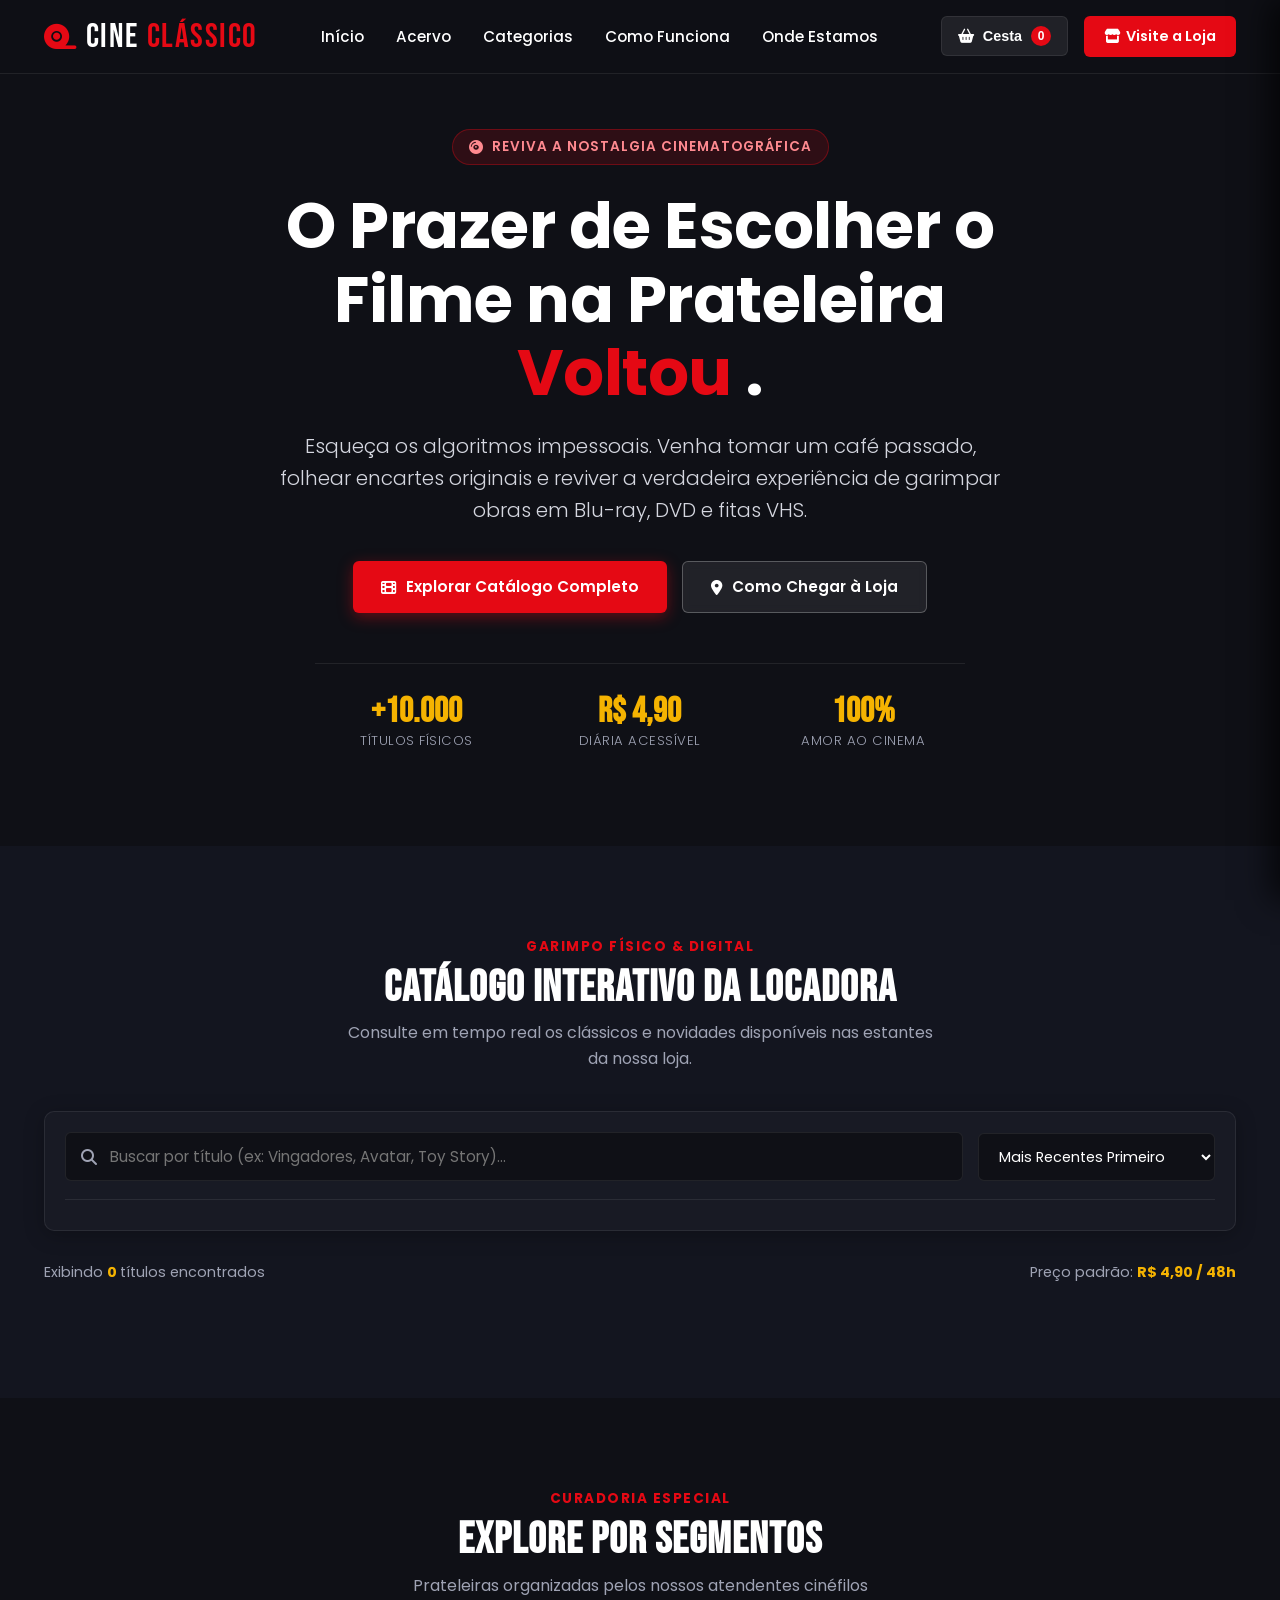
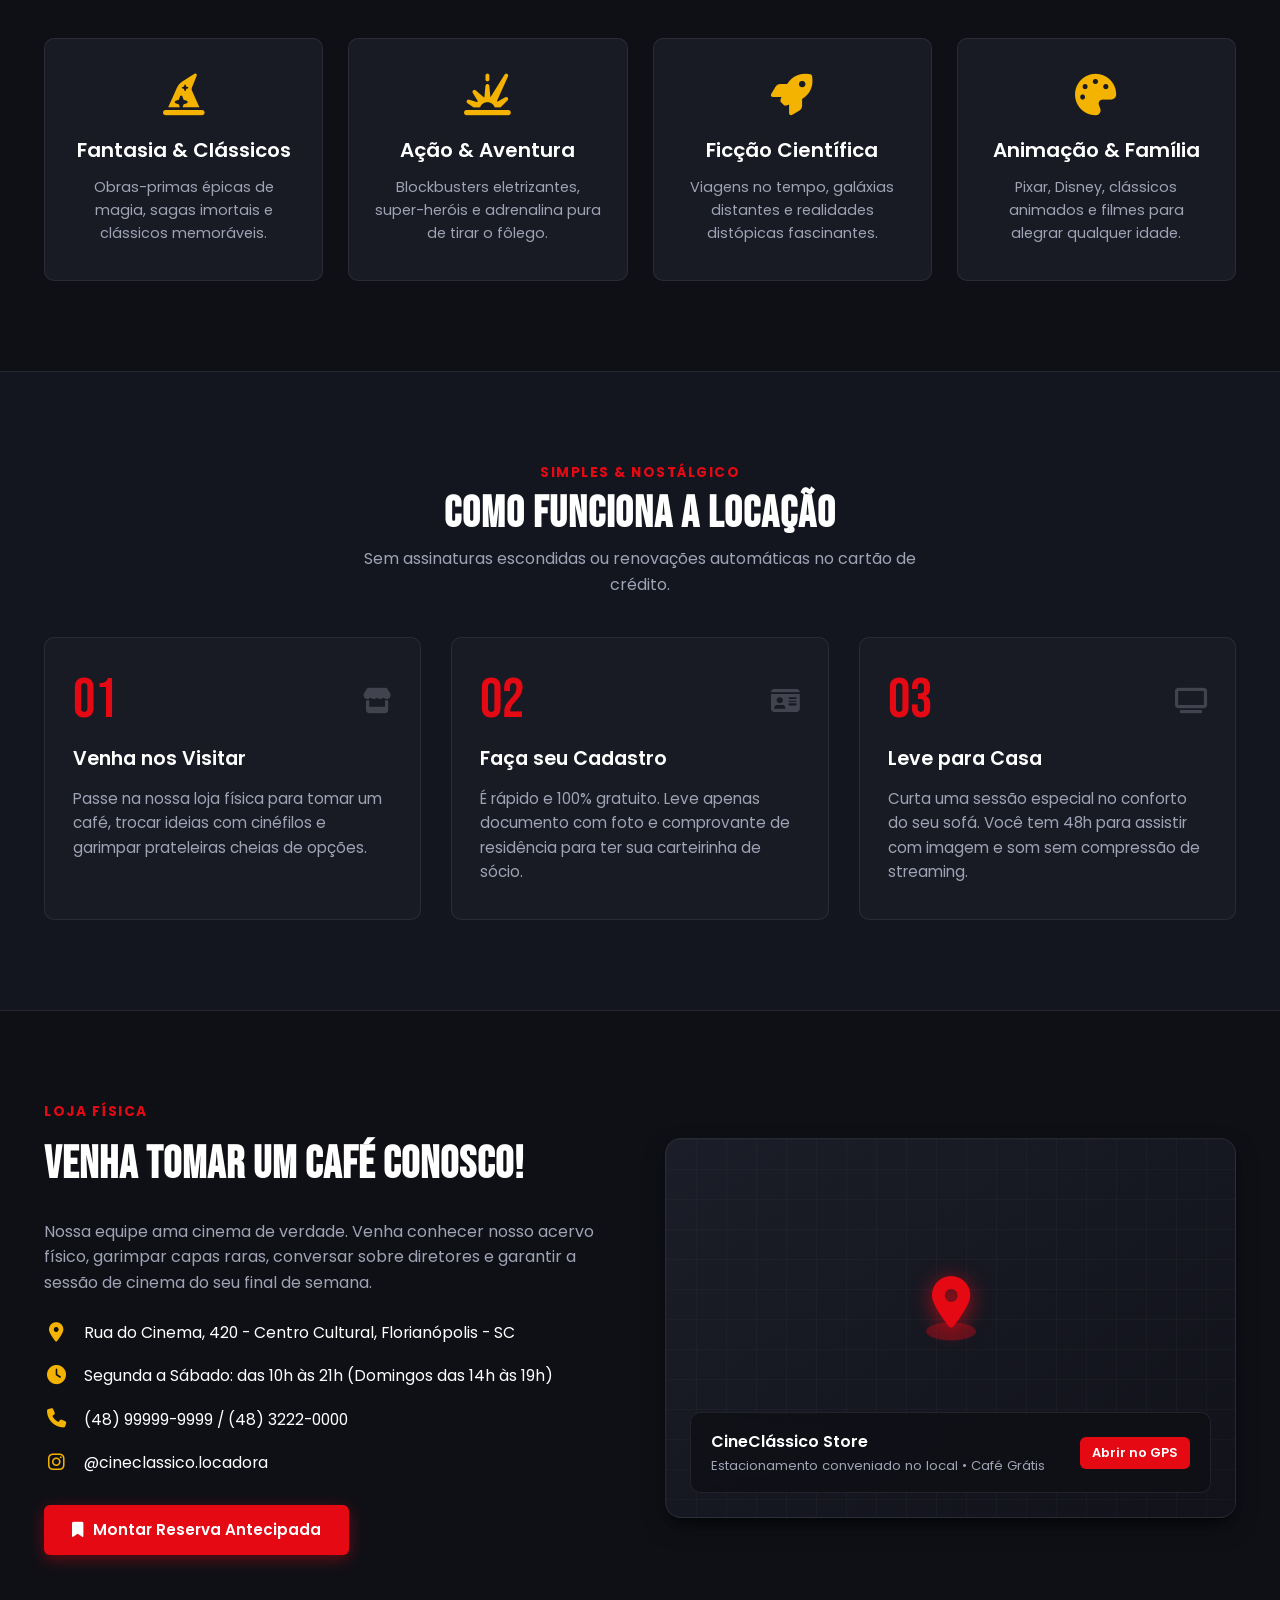
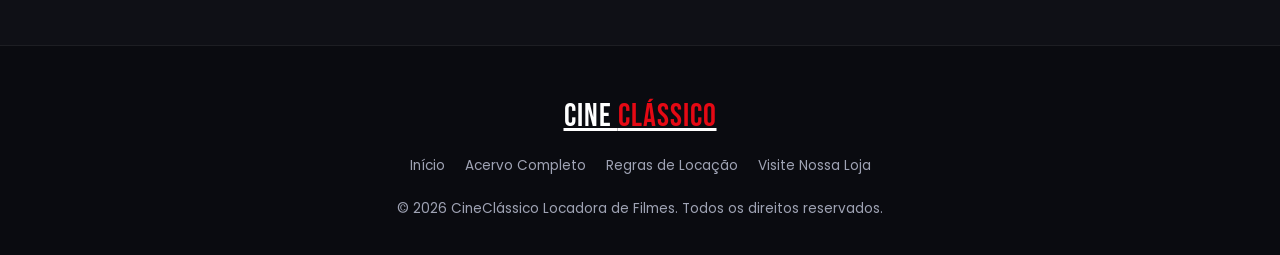
<file: index.html>
<!DOCTYPE html>
<html lang="pt-BR">
 <head>
  <meta charset="utf-8"/>
  <meta content="width=device-width, initial-scale=1.0" name="viewport"/>
  <title>
   CineCl&aacute;ssico | A Sua Locadora de Filmes
  </title>
  <!-- Google Fonts: Bebas Neue e Poppins -->
  <link rel="stylesheet" href="https://fonts.googleapis.com/css2?family=Bebas+Neue&family=Poppins:ital,wght@0,300;0,400;0,500;0,600;0,700;1,400&display=swap">
  <link crossorigin="" href="https://fonts.gstatic.com" rel="preconnect"/>
  <link href="https://fonts.googleapis.com/css2?family=Bebas+Neue&amp;family=Poppins:ital,wght@0,300;0,400;0,500;0,600;0,700;1,400&amp;display=swap" rel="stylesheet"/>
  <!-- FontAwesome para ícones -->
  <link rel="stylesheet" href="https://cdnjs.cloudflare.com/ajax/libs/font-awesome/6.4.0/css/all.min.css">
     <link rel="stylesheet" href="style.css">
  </head>
 <body>
  <header id="header">
   <div class="container navbar">
    <a class="logo" href="#">
     <i class="fa-solid fa-tape">
     </i>
     Cine
     <span>
      Cl&aacute;ssico
     </span>
    </a>
    <nav>
     <ul class="nav-links">
      <li>
       <a href="#inicio">
        In&iacute;cio
       </a>
      </li>
      <li>
       <a href="#acervo">
        Acervo
       </a>
      </li>
      <li>
       <a href="#destaques">
        Categorias
       </a>
      </li>
      <li>
       <a href="#como-funciona">
        Como Funciona
       </a>
      </li>
      <li>
       <a href="#localizacao">
        Onde Estamos
       </a>
      </li>
     </ul>
    </nav>
    <div class="nav-actions">
     <button aria-label="Abrir Cesta de Filmes" class="btn-cart" id="openCartBtn">
      <i class="fa-solid fa-basket-shopping">
      </i>
      <span>
       Cesta
      </span>
      <span class="cart-badge" id="cartCountBadge">
       0
      </span>
     </button>
     <a class="btn-cta-nav" href="#localizacao">
      <i class="fa-solid fa-store">
      </i>
      Visite a Loja
     </a>
    </div>
   </div>
  </header>
  <section class="hero" id="inicio">
   <div class="container hero-content">
    <div class="hero-tagline">
     <i class="fa-solid fa-compact-disc">
     </i>
     Reviva a
          nostalgia cinematogr&aacute;fica
    </div>
    <h1>
     O Prazer de Escolher o Filme na Prateleira
     <span>
      Voltou
     </span>
     .
    </h1>
    <p>
     Esque&ccedil;a os algoritmos impessoais. Venha tomar um caf&eacute; passado, folhear
          encartes originais e reviver a verdadeira experi&ecirc;ncia de garimpar
          obras em Blu-ray, DVD e fitas VHS.
    </p>
    <div class="hero-buttons">
     <a class="btn btn-primary" href="#acervo">
      <i class="fa-solid fa-film">
      </i>
      Explorar
            Cat&aacute;logo Completo
     </a>
     <a class="btn btn-secondary" href="#localizacao">
      <i class="fa-solid fa-location-dot">
      </i>
      Como
            Chegar &agrave; Loja
     </a>
    </div>
    <div class="hero-stats">
     <div class="stat-item">
      <h4>
       +10.000
      </h4>
      <p>
       T&iacute;tulos F&iacute;sicos
      </p>
     </div>
     <div class="stat-item">
      <h4>
       R$ 4,90
      </h4>
      <p>
       Di&aacute;ria Acess&iacute;vel
      </p>
     </div>
     <div class="stat-item">
      <h4>
       100%
      </h4>
      <p>
       Amor ao Cinema
      </p>
     </div>
    </div>
   </div>
  </section>
  <section class="catalogo-section" id="acervo">
   <div class="container">
    <div class="section-header">
     <span class="section-tag">
      Garimpo F&iacute;sico &amp; Digital
     </span>
     <h2 class="section-title">
      Cat&aacute;logo Interativo da Locadora
     </h2>
     <p class="section-subtitle">
      Consulte em tempo real os cl&aacute;ssicos e novidades dispon&iacute;veis nas
            estantes da nossa loja.
     </p>
    </div>
    <!-- Controles do Catálogo (Filtro por Segmento, Busca e Ordenação) -->
    <div class="catalog-controls">
     <div class="search-and-sort">
      <div class="search-box">
       <i class="fa-solid fa-magnifying-glass">
       </i>
       <input class="search-input" id="movieSearch" placeholder="Buscar por t&iacute;tulo (ex: Vingadores, Avatar, Toy Story)..." type="text"/>
      </div>
      <div class="sort-box">
       <select aria-label="Ordenar t&iacute;tulos" class="sort-select" id="movieSort">
        <option value="ano-desc">
         Mais Recentes Primeiro
        </option>
        <option value="ano-asc">
         Mais Antigos Primeiro
        </option>
        <option value="titulo-asc">
         Ordem Alfab&eacute;tica (A - Z)
        </option>
        <option value="titulo-desc">
         Ordem Alfab&eacute;tica (Z - A)
        </option>
       </select>
      </div>
     </div>
     <!-- Botões de Segmentos / Gêneros -->
     <div class="filter-pills" id="segmentFilters">
      <!-- Gerados via JavaScript -->
     </div>
    </div>
    <!-- Contador de Resultados -->
    <div class="catalog-meta">
     <span>
      Exibindo
      <strong id="visibleCount">
       0
      </strong>
      t&iacute;tulos
            encontrados
     </span>
     <span>
      Pre&ccedil;o padr&atilde;o:
      <strong>
       R$ 4,90 / 48h
      </strong>
     </span>
    </div>
    <!-- Grade de Cards de Filmes -->
    <div class="movies-grid" id="moviesContainer">
     <!-- Inserido dinamicamente via JS -->
    </div>
   </div>
  </section>
  <section class="destaques" id="destaques">
   <div class="container">
    <div class="section-header">
     <span class="section-tag">
      Curadoria Especial
     </span>
     <h2 class="section-title">
      Explore Por Segmentos
     </h2>
     <p class="section-subtitle">
      Prateleiras organizadas pelos nossos atendentes cin&eacute;filos
     </p>
    </div>
    <div class="grid-categorias">
     <div class="card-categoria">
      <i class="fa-solid fa-hat-wizard">
      </i>
      <h3>
       Fantasia &amp; Cl&aacute;ssicos
      </h3>
      <p>
       Obras-primas &eacute;picas de magia, sagas imortais e cl&aacute;ssicos
              memor&aacute;veis.
      </p>
     </div>
     <div class="card-categoria">
      <i class="fa-solid fa-explosion">
      </i>
      <h3>
       A&ccedil;&atilde;o &amp; Aventura
      </h3>
      <p>
       Blockbusters eletrizantes, super-her&oacute;is e adrenalina pura de tirar
              o f&ocirc;lego.
      </p>
     </div>
     <div class="card-categoria">
      <i class="fa-solid fa-rocket">
      </i>
      <h3>
       Fic&ccedil;&atilde;o Cient&iacute;fica
      </h3>
      <p>
       Viagens no tempo, gal&aacute;xias distantes e realidades dist&oacute;picas
              fascinantes.
      </p>
     </div>
     <div class="card-categoria">
      <i class="fa-solid fa-palette">
      </i>
      <h3>
       Anima&ccedil;&atilde;o &amp; Fam&iacute;lia
      </h3>
      <p>
       Pixar, Disney, cl&aacute;ssicos animados e filmes para alegrar qualquer
              idade.
      </p>
     </div>
    </div>
   </div>
  </section>
  <section class="como-funciona" id="como-funciona">
   <div class="container">
    <div class="section-header">
     <span class="section-tag">
      Simples &amp; Nost&aacute;lgico
     </span>
     <h2 class="section-title">
      Como Funciona a Loca&ccedil;&atilde;o
     </h2>
     <p class="section-subtitle">
      Sem assinaturas escondidas ou renova&ccedil;&otilde;es autom&aacute;ticas no cart&atilde;o de
            cr&eacute;dito.
     </p>
    </div>
    <div class="steps-grid">
     <div class="step">
      <div class="step-number">
       <span>
        01
       </span>
       <i class="fa-solid fa-store">
       </i>
      </div>
      <h3>
       Venha nos Visitar
      </h3>
      <p>
       Passe na nossa loja f&iacute;sica para tomar um caf&eacute;, trocar ideias com
              cin&eacute;filos e garimpar prateleiras cheias de op&ccedil;&otilde;es.
      </p>
     </div>
     <div class="step">
      <div class="step-number">
       <span>
        02
       </span>
       <i class="fa-solid fa-id-card">
       </i>
      </div>
      <h3>
       Fa&ccedil;a seu Cadastro
      </h3>
      <p>
       &Eacute; r&aacute;pido e 100% gratuito. Leve apenas documento com foto e
              comprovante de resid&ecirc;ncia para ter sua carteirinha de s&oacute;cio.
      </p>
     </div>
     <div class="step">
      <div class="step-number">
       <span>
        03
       </span>
       <i class="fa-solid fa-tv">
       </i>
      </div>
      <h3>
       Leve para Casa
      </h3>
      <p>
       Curta uma sess&atilde;o especial no conforto do seu sof&aacute;. Voc&ecirc; tem 48h
              para assistir com imagem e som sem compress&atilde;o de streaming.
      </p>
     </div>
    </div>
   </div>
  </section>
  <section class="localizacao" id="localizacao">
   <div class="container loc-grid">
    <div class="loc-info">
     <span class="section-tag">
      Loja F&iacute;sica
     </span>
     <h2>
      Venha Tomar um Caf&eacute; Conosco!
     </h2>
     <p>
      Nossa equipe ama cinema de verdade. Venha conhecer nosso acervo
            f&iacute;sico, garimpar capas raras, conversar sobre diretores e garantir a
            sess&atilde;o de cinema do seu final de semana.
     </p>
     <ul class="contact-list">
      <li>
       <i class="fa-solid fa-location-dot">
       </i>
       <span>
        Rua do Cinema, 420 - Centro Cultural, Florian&oacute;polis - SC
       </span>
      </li>
      <li>
       <i class="fa-solid fa-clock">
       </i>
       <span>
        Segunda a S&aacute;bado: das 10h &agrave;s 21h (Domingos das 14h &agrave;s
                19h)
       </span>
      </li>
      <li>
       <i class="fa-solid fa-phone">
       </i>
       <span>
        (48) 99999-9999 / (48) 3222-0000
       </span>
      </li>
      <li>
       <i class="fa-brands fa-instagram">
       </i>
       <span>
        @cineclassico.locadora
       </span>
      </li>
     </ul>
     <a class="btn btn-primary" href="#acervo">
      <i class="fa-solid fa-bookmark">
      </i>
      Montar
            Reserva Antecipada
     </a>
    </div>
    <div class="loc-map">
     <!-- Simulação interativa e estética de mapa da loja -->
     <div class="map-interactive-card">
      <div class="map-grid-bg">
      </div>
      <div class="map-pin-pulse">
       <i class="fa-solid fa-location-dot">
       </i>
       <div class="map-pulse-ring">
       </div>
      </div>
      <div class="map-overlay-info">
       <div>
        <h5>
         CineCl&aacute;ssico Store
        </h5>
        <p>
         Estacionamento conveniado no local &bull; Caf&eacute; Gr&aacute;tis
        </p>
       </div>
       <a class="btn-cta-nav" href="https://maps.google.com" rel="noopener noreferrer" style="padding: 6px 12px; font-size: 0.8rem" target="_blank">
        Abrir no GPS
       </a>
      </div>
     </div>
    </div>
   </div>
  </section>
  <!-- Drawer / Gaveta da Cesta de Filmes -->
  <div class="cart-drawer-backdrop" id="cartBackdrop">
  </div>
  <aside aria-hidden="true" class="cart-drawer" id="cartDrawer">
   <div class="cart-header">
    <h3>
     <i class="fa-solid fa-basket-shopping" style="color: var(--primary)">
     </i>
     Sua Cesta de Loca&ccedil;&atilde;o
    </h3>
    <button aria-label="Fechar cesta" class="cart-close-btn" id="closeCartBtn">
     <i class="fa-solid fa-xmark">
     </i>
    </button>
   </div>
   <div class="cart-body" id="cartItemsList">
    <!-- Itens inseridos dinamicamente -->
   </div>
   <div class="cart-footer">
    <div class="cart-summary">
     <span>
      Total Estimado (48h):
     </span>
     <span id="cartTotalPrice">
      R$ 0,00
     </span>
    </div>
    <button class="btn-checkout" id="checkoutBtn">
     <i class="fa-solid fa-circle-check">
     </i>
     Concluir
          Reserva na Loja
    </button>
   </div>
  </aside>
  <!-- Modal de Detalhes do Filme -->
  <div class="modal-backdrop" id="movieModalBackdrop">
   <div aria-modal="true" class="movie-modal" role="dialog">
    <div class="modal-header-banner">
     <button aria-label="Fechar detalhes" class="modal-close-btn" id="modalCloseBtn">
      <i class="fa-solid fa-xmark">
      </i>
     </button>
     <div style="z-index: 2">
      <span class="movie-format-badge badge-bluray" id="modalFormatBadge">
       Blu-ray
      </span>
     </div>
    </div>
    <div class="modal-body">
     <h3 class="modal-title" id="modalMovieTitle">
      T&iacute;tulo do Filme
     </h3>
     <div class="modal-badges">
      <span class="movie-genre-tag" id="modalMovieGenre">
       Segmento
      </span>
      <span style="color: var(--text-muted); font-size: 0.8rem">
       &bull;
      </span>
      <span id="modalMovieYear" style="color: var(--text-muted); font-size: 0.8rem">
       2020
      </span>
     </div>
     <div class="modal-info-grid">
      <div>
       <strong>
        M&iacute;dia F&iacute;sica:
       </strong>
       <span id="modalMedia">
        Blu-ray 1080p Estojo Duplo
       </span>
      </div>
      <div>
       <strong>
        Di&aacute;ria de Loca&ccedil;&atilde;o:
       </strong>
       <span style="color: #4ade80">
        R$ 4,90 (Devolu&ccedil;&atilde;o em 48h)
       </span>
      </div>
      <div>
       <strong>
        &Aacute;udio &amp; Legendas:
       </strong>
       <span>
        Portugu&ecirc;s (Dub/Leg) + &Aacute;udio Original
       </span>
      </div>
      <div>
       <strong>
        Status no Estoque:
       </strong>
       <span style="color: var(--accent)">
        <i class="fa-solid fa-circle-dot">
        </i>
        Dispon&iacute;vel na
                Estante
       </span>
      </div>
     </div>
     <button class="btn-checkout" id="modalAddToCartBtn">
      <i class="fa-solid fa-plus">
      </i>
      Adicionar &agrave;
            Cesta de Loca&ccedil;&atilde;o
     </button>
    </div>
   </div>
  </div>
  <!-- Container de Notificações Toast -->
  <div class="toast-container" id="toastContainer">
  </div>
  <footer>
   <div class="container footer-content">
    <a class="footer-logo" href="#">
     Cine
     <span>
      Cl&aacute;ssico
     </span>
    </a>
    <ul class="footer-links">
     <li>
      <a href="#inicio">
       In&iacute;cio
      </a>
     </li>
     <li>
      <a href="#acervo">
       Acervo Completo
      </a>
     </li>
     <li>
      <a href="#como-funciona">
       Regras de Loca&ccedil;&atilde;o
      </a>
     </li>
     <li>
      <a href="#localizacao">
       Visite Nossa Loja
      </a>
     </li>
    </ul>
    <p>
     &copy; 2026 CineCl&aacute;ssico Locadora de Filmes. Todos os direitos
          reservados.
    </p>
   </div>
  </footer>
 </body>
</html>
</file>
<file: style.css>
:root {
  --primary: #e50914;
  --primary-hover: #b80710;
  --accent: #f5b301;
  --accent-hover: #d49b00;
  --bg-dark: #0f1016;
  --bg-alt: #13151f;
  --bg-footer: #0a0b10;
  --bg-card: #181a24;
  --bg-card-hover: #202330;
  --text-light: #ffffff;
  --text-muted: #9fa3b4;
  --text-hero: #d5d7e0;
  --border-subtle: rgba(255, 255, 255, 0.08);
  --header-h: 74px;
  --radius-sm: 6px;
  --radius-md: 10px;
  --radius-lg: 16px;
  --transition: all 0.25s cubic-bezier(0.4, 0, 0.2, 1);
  --shadow-card: 0 10px 25px -5px rgba(0, 0, 0, 0.5),
    0 8px 10px -6px rgba(0, 0, 0, 0.5);
  --shadow-glow: 0 0 20px rgba(229, 9, 20, 0.35);
}

*,
*::before,
*::after {
  box-sizing: border-box;
  margin: 0;
  padding: 0;
}

html {
  scroll-behavior: smooth;
  scroll-padding-top: var(--header-h);
}

body {
  font-family: "Poppins", sans-serif;
  background-color: var(--bg-dark);
  color: var(--text-light);
  line-height: 1.6;
  overflow-x: hidden;
}

.container {
  width: 100%;
  max-width: 1240px;
  margin-inline: auto;
  padding-inline: 1.5rem;
}

:focus-visible {
  outline: 2px solid var(--accent);
  outline-offset: 3px;
}

@media (prefers-reduced-motion: reduce) {
  html {
    scroll-behavior: auto;
  }
  *,
  *::before,
  *::after {
    transition: none !important;
  }
}

header {
  position: fixed;
  inset: 0 0 auto 0;
  height: var(--header-h);
  z-index: 999;
  background-color: rgba(15, 16, 22, 0.92);
  backdrop-filter: blur(12px);
  -webkit-backdrop-filter: blur(12px);
  border-bottom: 1px solid var(--border-subtle);
  transition: var(--transition);
}

header.scrolled {
  background-color: rgba(10, 11, 16, 0.98);
  box-shadow: 0 4px 20px rgba(0, 0, 0, 0.6);
}

.navbar {
  height: 100%;
  display: flex;
  align-items: center;
  justify-content: space-between;
  gap: 1.5rem;
}

.logo {
  font-family: "Bebas Neue", sans-serif;
  font-size: 2.15rem;
  letter-spacing: 1.5px;
  color: var(--text-light);
  text-decoration: none;
  display: flex;
  align-items: center;
  gap: 8px;
}

.logo i {
  color: var(--primary);
  font-size: 1.8rem;
}

.logo span {
  color: var(--primary);
}

.nav-links {
  display: flex;
  align-items: center;
  gap: 2rem;
  list-style: none;
}

.nav-links a {
  color: var(--text-light);
  text-decoration: none;
  font-size: 0.95rem;
  font-weight: 500;
  transition: var(--transition);
  position: relative;
  padding: 4px 0;
}

.nav-links a::after {
  content: "";
  position: absolute;
  bottom: 0;
  left: 0;
  width: 0%;
  height: 2px;
  background-color: var(--primary);
  transition: var(--transition);
}

.nav-links a:hover {
  color: var(--accent);
}

.nav-links a:hover::after {
  width: 100%;
}

.nav-actions {
  display: flex;
  align-items: center;
  gap: 1rem;
}

.btn-cart {
  background: rgba(255, 255, 255, 0.08);
  border: 1px solid var(--border-subtle);
  color: var(--text-light);
  padding: 9px 16px;
  border-radius: var(--radius-sm);
  cursor: pointer;
  display: inline-flex;
  align-items: center;
  gap: 9px;
  font-weight: 600;
  font-size: 0.9rem;
  transition: var(--transition);
  position: relative;
}

.btn-cart:hover {
  background-color: rgba(255, 255, 255, 0.15);
  border-color: var(--accent);
  color: var(--accent);
}

.cart-badge {
  background-color: var(--primary);
  color: #fff;
  font-size: 0.75rem;
  font-weight: 700;
  border-radius: 999px;
  min-width: 20px;
  height: 20px;
  display: inline-flex;
  align-items: center;
  justify-content: center;
  padding: 0 4px;
}

.btn-cta-nav {
  background-color: var(--primary);
  color: var(--text-light);
  padding: 9px 20px;
  border-radius: var(--radius-sm);
  text-decoration: none;
  font-weight: 600;
  font-size: 0.9rem;
  white-space: nowrap;
  transition: var(--transition);
  display: inline-flex;
  align-items: center;
  gap: 6px;
}

.btn-cta-nav:hover {
  background-color: var(--primary-hover);
  transform: translateY(-1px);
}

.hero {
  min-height: 94vh;
  background-color: var(--bg-dark);
  background-image: linear-gradient(
      180deg,
      rgba(15, 16, 22, 0.4) 0%,
      rgba(15, 16, 22, 0.85) 75%,
      var(--bg-dark) 100%
    ),
    url("https://images.unsplash.com/photo-1489599849927-2ee91cede3ba?auto=format&fit=crop&q=85&w=1920");
  background-position: center 30%;
  background-size: cover;
  background-repeat: no-repeat;
  display: flex;
  align-items: center;
  text-align: center;
  padding-top: calc(var(--header-h) + 20px);
  padding-bottom: 60px;
  position: relative;
}

.hero-tagline {
  display: inline-flex;
  align-items: center;
  gap: 8px;
  background: rgba(229, 9, 20, 0.15);
  border: 1px solid rgba(229, 9, 20, 0.35);
  color: #ff8a90;
  padding: 6px 16px;
  border-radius: 999px;
  font-size: 0.85rem;
  text-transform: uppercase;
  letter-spacing: 1px;
  font-weight: 600;
  margin-bottom: 1.5rem;
}

.hero-content {
  max-width: 860px;
  margin: 0 auto;
}

.hero h1 {
  font-size: clamp(2.4rem, 5vw, 4.2rem);
  font-weight: 700;
  margin-bottom: 20px;
  line-height: 1.15;
  letter-spacing: -0.5px;
}

.hero h1 span {
  color: var(--primary);
  position: relative;
  display: inline-block;
}

.hero p {
  font-size: clamp(1rem, 1.8vw, 1.25rem);
  color: var(--text-hero);
  margin-bottom: 35px;
  max-width: 720px;
  margin-inline: auto;
  font-weight: 300;
}

.hero-buttons {
  display: flex;
  justify-content: center;
  flex-wrap: wrap;
  gap: 15px;
}

.btn {
  padding: 13px 28px;
  border-radius: var(--radius-sm);
  font-weight: 600;
  text-decoration: none;
  display: inline-flex;
  align-items: center;
  justify-content: center;
  gap: 10px;
  transition: var(--transition);
  border: none;
  cursor: pointer;
  font-size: 0.95rem;
}

.btn-primary {
  background-color: var(--primary);
  color: var(--text-light);
  box-shadow: 0 4px 15px rgba(229, 9, 20, 0.4);
}

.btn-primary:hover {
  background-color: var(--primary-hover);
  transform: translateY(-2px);
  box-shadow: 0 6px 20px rgba(229, 9, 20, 0.6);
}

.btn-secondary {
  background-color: rgba(255, 255, 255, 0.08);
  color: var(--text-light);
  border: 1px solid rgba(255, 255, 255, 0.25);
  backdrop-filter: blur(4px);
}

.btn-secondary:hover {
  border-color: var(--text-light);
  background-color: rgba(255, 255, 255, 0.16);
  transform: translateY(-2px);
}

.hero-stats {
  display: grid;
  grid-template-columns: repeat(3, 1fr);
  gap: 20px;
  margin-top: 50px;
  max-width: 650px;
  margin-inline: auto;
  border-top: 1px solid var(--border-subtle);
  padding-top: 30px;
}

.stat-item h4 {
  font-family: "Bebas Neue", sans-serif;
  font-size: 2.2rem;
  color: var(--accent);
  line-height: 1;
}

.stat-item p {
  font-size: 0.82rem;
  color: var(--text-muted);
  margin-bottom: 0;
  text-transform: uppercase;
  letter-spacing: 0.5px;
}

.section-header {
  text-align: center;
  margin-bottom: 40px;
}

.section-tag {
  font-size: 0.85rem;
  text-transform: uppercase;
  letter-spacing: 1.5px;
  color: var(--primary);
  font-weight: 700;
  display: block;
  margin-bottom: 6px;
}

.section-title {
  font-size: 2.75rem;
  font-family: "Bebas Neue", sans-serif;
  letter-spacing: 1px;
  line-height: 1.1;
}

.section-subtitle {
  color: var(--text-muted);
  font-size: 1rem;
  max-width: 600px;
  margin: 8px auto 0;
}

/* Seção do Acervo Interativo */
.catalogo-section {
  padding: 90px 0;
  background-color: var(--bg-alt);
  position: relative;
}

.catalog-controls {
  background-color: var(--bg-card);
  border: 1px solid var(--border-subtle);
  border-radius: var(--radius-md);
  padding: 20px;
  margin-bottom: 30px;
  box-shadow: 0 4px 20px rgba(0, 0, 0, 0.25);
}

.search-and-sort {
  display: flex;
  gap: 15px;
  flex-wrap: wrap;
  margin-bottom: 18px;
}

.search-box {
  flex: 1 1 300px;
  position: relative;
}

.search-box i {
  position: absolute;
  left: 16px;
  top: 50%;
  transform: translateY(-50%);
  color: var(--text-muted);
  font-size: 1rem;
}

.search-input {
  width: 100%;
  background-color: var(--bg-dark);
  border: 1px solid var(--border-subtle);
  border-radius: var(--radius-sm);
  padding: 12px 16px 12px 44px;
  color: #fff;
  font-size: 0.95rem;
  outline: none;
  transition: var(--transition);
  font-family: inherit;
}

.search-input:focus {
  border-color: var(--primary);
  box-shadow: 0 0 0 3px rgba(229, 9, 20, 0.2);
}

.sort-box {
  display: flex;
  align-items: center;
  gap: 10px;
}

.sort-select {
  background-color: var(--bg-dark);
  border: 1px solid var(--border-subtle);
  color: #fff;
  border-radius: var(--radius-sm);
  padding: 12px 16px;
  font-size: 0.9rem;
  font-family: inherit;
  outline: none;
  cursor: pointer;
  transition: var(--transition);
}

.sort-select:focus {
  border-color: var(--primary);
}

.filter-pills {
  display: flex;
  flex-wrap: wrap;
  gap: 8px;
  padding-top: 10px;
  border-top: 1px solid var(--border-subtle);
}

.filter-btn {
  background-color: rgba(255, 255, 255, 0.04);
  border: 1px solid var(--border-subtle);
  color: var(--text-muted);
  padding: 8px 16px;
  border-radius: 999px;
  font-size: 0.85rem;
  font-weight: 500;
  cursor: pointer;
  transition: var(--transition);
  display: inline-flex;
  align-items: center;
  gap: 6px;
}

.filter-btn:hover {
  color: #fff;
  background-color: rgba(255, 255, 255, 0.1);
  border-color: rgba(255, 255, 255, 0.2);
}

.filter-btn.active {
  background-color: var(--primary);
  border-color: var(--primary);
  color: #fff;
  box-shadow: 0 2px 10px rgba(229, 9, 20, 0.35);
}

.filter-btn .pill-count {
  background: rgba(0, 0, 0, 0.3);
  border-radius: 12px;
  padding: 2px 7px;
  font-size: 0.75rem;
}

.catalog-meta {
  display: flex;
  justify-content: space-between;
  align-items: center;
  margin-bottom: 24px;
  font-size: 0.9rem;
  color: var(--text-muted);
}

.catalog-meta strong {
  color: var(--accent);
}

.movies-grid {
  display: grid;
  grid-template-columns: repeat(auto-fill, minmax(240px, 1fr));
  gap: 26px;
}

/* Card estilo capa de locadora com profundidade */
.movie-card {
  background-color: var(--bg-card);
  border-radius: var(--radius-md);
  overflow: hidden;
  border: 1px solid var(--border-subtle);
  box-shadow: var(--shadow-card);
  transition: var(--transition);
  display: flex;
  flex-direction: column;
  position: relative;
}

.movie-card:hover {
  transform: translateY(-7px);
  border-color: rgba(245, 179, 1, 0.4);
  box-shadow: 0 16px 30px rgba(0, 0, 0, 0.6), 0 0 15px rgba(245, 179, 1, 0.15);
}

.movie-poster-box {
  position: relative;
  aspect-ratio: 2 / 2.8;
  overflow: hidden;
  background: linear-gradient(135deg, #1f2230 0%, #111219 100%);
  display: flex;
  align-items: center;
  justify-content: center;
}

.movie-poster-art {
  width: 100%;
  height: 100%;
  display: flex;
  flex-direction: column;
  align-items: center;
  justify-content: center;
  padding: 20px;
  text-align: center;
  position: relative;
  background: radial-gradient(
    circle at 50% 30%,
    rgba(229, 9, 20, 0.25),
    transparent 70%
  );
}

.movie-poster-img {
    position: absolute;
    inset: 0;
    width: 100%;
    height: 100%;
    object-fit: cover;
    z-index: 1;
    transition: var(--transition);
  }
  
  .movie-card:hover .movie-poster-img {
    transform: scale(1.06);
  }
  
  .movie-format-badge {
  position: absolute;
  top: 12px;
  left: 12px;
  font-size: 0.7rem;
  font-weight: 700;
  padding: 3px 8px;
  border-radius: 4px;
  text-transform: uppercase;
  letter-spacing: 0.5px;
  box-shadow: 0 2px 6px rgba(0, 0, 0, 0.5);
  z-index: 2;
}

.badge-bluray {
  background: #0077c8;
  color: #fff;
}

.badge-dvd {
  background: #e50914;
  color: #fff;
}

.badge-vhs {
  background: #475569;
  color: #f5b301;
  border: 1px solid #f5b301;
}

.movie-poster-icon {
  font-size: 3.5rem;
  color: rgba(255, 255, 255, 0.7);
  margin-bottom: 12px;
  transition: var(--transition);
}

.movie-card:hover .movie-poster-icon {
  transform: scale(1.1);
  color: var(--accent);
}

.movie-spine-effect {
  position: absolute;
  top: 0;
  left: 0;
  width: 8px;
  height: 100%;
  background: linear-gradient(90deg, rgba(255, 255, 255, 0.2), transparent);
  z-index: 2;
}

.movie-body {
  padding: 16px;
  display: flex;
  flex-direction: column;
  flex-grow: 1;
}

.movie-genre-tag {
  font-size: 0.75rem;
  color: var(--accent);
  text-transform: uppercase;
  font-weight: 600;
  letter-spacing: 0.5px;
  margin-bottom: 4px;
}

.movie-title {
  font-size: 1.05rem;
  font-weight: 600;
  line-height: 1.3;
  margin-bottom: 6px;
  color: #fff;
  display: -webkit-box;
  -webkit-line-clamp: 2;
  -webkit-box-orient: vertical;
  overflow: hidden;
  height: 2.6rem;
}

.movie-meta-sub {
  display: flex;
  align-items: center;
  justify-content: space-between;
  color: var(--text-muted);
  font-size: 0.82rem;
  margin-bottom: 15px;
}

.movie-price-tag {
  color: #4ade80;
  font-weight: 600;
  font-size: 0.85rem;
}

.movie-actions {
  margin-top: auto;
  display: grid;
  grid-template-columns: 1fr auto;
  gap: 8px;
}

.btn-rent {
  background-color: var(--primary);
  color: #fff;
  border: none;
  padding: 9px 12px;
  border-radius: var(--radius-sm);
  font-size: 0.85rem;
  font-weight: 600;
  cursor: pointer;
  display: inline-flex;
  align-items: center;
  justify-content: center;
  gap: 6px;
  transition: var(--transition);
}

.btn-rent:hover {
  background-color: var(--primary-hover);
}

.btn-details {
  background: rgba(255, 255, 255, 0.08);
  border: 1px solid var(--border-subtle);
  color: var(--text-light);
  padding: 9px 12px;
  border-radius: var(--radius-sm);
  cursor: pointer;
  transition: var(--transition);
  display: inline-flex;
  align-items: center;
  justify-content: center;
}

.btn-details:hover {
  background-color: rgba(255, 255, 255, 0.18);
  color: var(--accent);
}

.destaques {
  padding: 90px 0;
  background-color: var(--bg-dark);
}

.grid-categorias {
  display: grid;
  grid-template-columns: repeat(auto-fit, minmax(250px, 1fr));
  gap: 25px;
}

.card-categoria {
  background-color: var(--bg-card);
  padding: 35px 25px;
  border-radius: var(--radius-md);
  text-align: center;
  border: 1px solid var(--border-subtle);
  transition: var(--transition);
  cursor: pointer;
  text-decoration: none;
  color: inherit;
  display: block;
}

.card-categoria:hover {
  transform: translateY(-6px);
  border-color: var(--accent);
  box-shadow: 0 10px 25px rgba(245, 179, 1, 0.15);
}

.card-categoria i {
  font-size: 2.6rem;
  color: var(--accent);
  margin-bottom: 18px;
  transition: var(--transition);
}

.card-categoria:hover i {
  transform: scale(1.15);
}

.card-categoria h3 {
  margin-bottom: 10px;
  font-size: 1.25rem;
  font-weight: 600;
}

.card-categoria p {
  color: var(--text-muted);
  font-size: 0.9rem;
}

.como-funciona {
  padding: 90px 0;
  background-color: var(--bg-alt);
  border-top: 1px solid var(--border-subtle);
  border-bottom: 1px solid var(--border-subtle);
}

.steps-grid {
  display: grid;
  grid-template-columns: repeat(auto-fit, minmax(280px, 1fr));
  gap: 30px;
  margin-top: 40px;
}

.step {
  background-color: var(--bg-card);
  padding: 35px 28px;
  border-radius: var(--radius-md);
  position: relative;
  border: 1px solid var(--border-subtle);
  transition: var(--transition);
}

.step:hover {
  border-color: rgba(229, 9, 20, 0.4);
  transform: translateY(-4px);
}

.step-number {
  font-family: "Bebas Neue", sans-serif;
  font-size: 3.5rem;
  color: var(--primary);
  line-height: 1;
  margin-bottom: 15px;
  display: flex;
  align-items: center;
  justify-content: space-between;
}

.step-number i {
  font-size: 1.6rem;
  color: var(--text-muted);
  opacity: 0.3;
}

.step h3 {
  margin-bottom: 12px;
  font-size: 1.2rem;
  font-weight: 600;
}

.step p {
  color: var(--text-muted);
  font-size: 0.95rem;
}

.localizacao {
  padding: 90px 0;
  background-color: var(--bg-dark);
}

.loc-grid {
  display: grid;
  grid-template-columns: 1fr 1fr;
  gap: 50px;
  align-items: center;
}

.loc-info h2 {
  font-size: 2.8rem;
  font-family: "Bebas Neue", sans-serif;
  margin-bottom: 18px;
  letter-spacing: 1px;
}

.loc-info p {
  color: var(--text-muted);
  margin-bottom: 25px;
  font-size: 1rem;
}

.contact-list {
  list-style: none;
  margin-bottom: 30px;
}

.contact-list li {
  display: flex;
  align-items: center;
  gap: 16px;
  margin-bottom: 18px;
  color: var(--text-light);
  font-size: 0.98rem;
}

.contact-list i {
  color: var(--accent);
  width: 24px;
  font-size: 1.2rem;
  text-align: center;
  flex-shrink: 0;
}

.map-interactive-card {
  width: 100%;
  height: 380px;
  background: linear-gradient(145deg, #1b1d28 0%, #11121a 100%);
  border-radius: var(--radius-lg);
  border: 1px solid var(--border-subtle);
  position: relative;
  overflow: hidden;
  display: flex;
  flex-direction: column;
  justify-content: flex-end;
  padding: 24px;
  box-shadow: var(--shadow-card);
}

/* Mock do mapa com grade visual */
.map-grid-bg {
  position: absolute;
  inset: 0;
  opacity: 0.25;
  background-size: 30px 30px;
  background-image: linear-gradient(
      to right,
      rgba(255, 255, 255, 0.1) 1px,
      transparent 1px
    ),
    linear-gradient(to bottom, rgba(255, 255, 255, 0.1) 1px, transparent 1px);
}

.map-pin-pulse {
  position: absolute;
  top: 45%;
  left: 50%;
  transform: translate(-50%, -50%);
  display: flex;
  flex-direction: column;
  align-items: center;
  z-index: 2;
}

.map-pin-pulse i {
  font-size: 3.2rem;
  color: var(--primary);
  filter: drop-shadow(0 4px 10px rgba(229, 9, 20, 0.7));
  animation: bouncePin 2s infinite ease-in-out;
}

.map-pulse-ring {
  width: 50px;
  height: 18px;
  background: rgba(229, 9, 20, 0.35);
  border-radius: 50%;
  margin-top: -6px;
  animation: pulseWave 2s infinite;
}

@keyframes bouncePin {
  0%,
  100% {
    transform: translateY(0);
  }
  50% {
    transform: translateY(-10px);
  }
}

@keyframes pulseWave {
  0% {
    transform: scale(0.8);
    opacity: 0.8;
  }
  100% {
    transform: scale(1.6);
    opacity: 0;
  }
}

.map-overlay-info {
  position: relative;
  z-index: 3;
  background: rgba(15, 16, 22, 0.88);
  backdrop-filter: blur(8px);
  padding: 16px 20px;
  border-radius: var(--radius-md);
  border: 1px solid var(--border-subtle);
  display: flex;
  justify-content: space-between;
  align-items: center;
}

.map-overlay-info h5 {
  font-size: 1rem;
  font-weight: 600;
}

.map-overlay-info p {
  color: var(--text-muted);
  font-size: 0.82rem;
  margin: 0;
}

/* Carrinho / Cesta de Locação Drawer */
.cart-drawer-backdrop {
  position: fixed;
  inset: 0;
  background: rgba(0, 0, 0, 0.75);
  backdrop-filter: blur(4px);
  z-index: 1050;
  opacity: 0;
  pointer-events: none;
  transition: opacity 0.3s ease;
}

.cart-drawer-backdrop.open {
  opacity: 1;
  pointer-events: auto;
}

.cart-drawer {
  position: fixed;
  top: 0;
  right: 0;
  bottom: 0;
  width: 100%;
  max-width: 420px;
  background-color: var(--bg-card);
  box-shadow: -10px 0 30px rgba(0, 0, 0, 0.7);
  z-index: 1060;
  transform: translateX(100%);
  transition: transform 0.35s cubic-bezier(0.4, 0, 0.2, 1);
  display: flex;
  flex-direction: column;
}

.cart-drawer.open {
  transform: translateX(0);
}

.cart-header {
  padding: 20px 24px;
  border-bottom: 1px solid var(--border-subtle);
  display: flex;
  align-items: center;
  justify-content: space-between;
  background-color: rgba(15, 16, 22, 0.4);
}

.cart-header h3 {
  font-family: "Bebas Neue", sans-serif;
  font-size: 1.6rem;
  letter-spacing: 0.5px;
  display: flex;
  align-items: center;
  gap: 10px;
}

.cart-close-btn {
  background: transparent;
  border: none;
  color: var(--text-muted);
  font-size: 1.3rem;
  cursor: pointer;
  padding: 5px;
  transition: var(--transition);
}

.cart-close-btn:hover {
  color: #fff;
}

.cart-body {
  padding: 20px 24px;
  flex: 1;
  overflow-y: auto;
  display: flex;
  flex-direction: column;
  gap: 12px;
}

.cart-empty-state {
  text-align: center;
  padding: 60px 20px;
  color: var(--text-muted);
  margin: auto 0;
}

.cart-empty-state i {
  font-size: 3.5rem;
  color: rgba(255, 255, 255, 0.15);
  margin-bottom: 15px;
}

.cart-item {
  display: flex;
  align-items: center;
  justify-content: space-between;
  background-color: var(--bg-dark);
  padding: 12px 14px;
  border-radius: var(--radius-sm);
  border: 1px solid var(--border-subtle);
}

.cart-item-info h5 {
  font-size: 0.92rem;
  font-weight: 600;
  margin-bottom: 2px;
}

.cart-item-info span {
  font-size: 0.78rem;
  color: var(--text-muted);
}

.cart-item-remove {
  background: transparent;
  border: none;
  color: #ff6b6b;
  cursor: pointer;
  padding: 6px 10px;
  font-size: 1rem;
  transition: var(--transition);
}

.cart-item-remove:hover {
  color: #ff3838;
  transform: scale(1.15);
}

.cart-footer {
  padding: 20px 24px;
  border-top: 1px solid var(--border-subtle);
  background-color: rgba(15, 16, 22, 0.4);
}

.cart-summary {
  display: flex;
  justify-content: space-between;
  margin-bottom: 16px;
  font-weight: 600;
}

.cart-summary span:last-child {
  color: var(--accent);
  font-size: 1.1rem;
}

.btn-checkout {
  width: 100%;
  background-color: var(--primary);
  color: #fff;
  padding: 13px;
  border-radius: var(--radius-sm);
  font-weight: 600;
  border: none;
  cursor: pointer;
  font-size: 0.95rem;
  display: flex;
  align-items: center;
  justify-content: center;
  gap: 8px;
  transition: var(--transition);
}

.btn-checkout:hover {
  background-color: var(--primary-hover);
}

/* Modal de Detalhes do Filme */
.modal-backdrop {
  position: fixed;
  inset: 0;
  background: rgba(0, 0, 0, 0.85);
  backdrop-filter: blur(5px);
  z-index: 1100;
  display: none;
  align-items: center;
  justify-content: center;
  padding: 20px;
}

.modal-backdrop.active {
  display: flex;
}

.movie-modal {
  background-color: var(--bg-card);
  border-radius: var(--radius-lg);
  border: 1px solid var(--border-subtle);
  width: 100%;
  max-width: 600px;
  position: relative;
  overflow: hidden;
  box-shadow: 0 25px 50px -12px rgba(0, 0, 0, 0.7);
  animation: modalPop 0.25s cubic-bezier(0.16, 1, 0.3, 1);
}

@keyframes modalPop {
  from {
    opacity: 0;
    transform: scale(0.95);
  }
  to {
    opacity: 1;
    transform: scale(1);
  }
}

.modal-header-banner {
  height: 140px;
  background: linear-gradient(135deg, #e50914 0%, #4a0408 100%);
  position: relative;
  padding: 20px;
  display: flex;
  align-items: flex-end;
}

.modal-close-btn {
  position: absolute;
  top: 15px;
  right: 15px;
  background: rgba(0, 0, 0, 0.4);
  border: none;
  color: #fff;
  width: 32px;
  height: 32px;
  border-radius: 50%;
  cursor: pointer;
  display: flex;
  align-items: center;
  justify-content: center;
  font-size: 1rem;
  transition: var(--transition);
}

.modal-close-btn:hover {
  background: rgba(0, 0, 0, 0.8);
  transform: rotate(90deg);
}

.modal-body {
  padding: 25px;
}

.modal-title {
  font-size: 1.8rem;
  font-family: "Bebas Neue", sans-serif;
  letter-spacing: 0.5px;
  margin-bottom: 8px;
}

.modal-badges {
  display: flex;
  gap: 10px;
  margin-bottom: 16px;
}

.modal-info-grid {
  display: grid;
  grid-template-columns: 1fr 1fr;
  gap: 12px;
  background: var(--bg-dark);
  padding: 15px;
  border-radius: var(--radius-sm);
  margin-bottom: 20px;
  font-size: 0.88rem;
}

.modal-info-grid strong {
  color: var(--accent);
  display: block;
  font-size: 0.75rem;
  text-transform: uppercase;
}

/* Toast de notificação */
.toast-container {
  position: fixed;
  bottom: 25px;
  right: 25px;
  z-index: 1200;
  display: flex;
  flex-direction: column;
  gap: 10px;
  pointer-events: none;
}

.toast {
  background-color: var(--bg-card);
  border: 1px solid var(--accent);
  color: #fff;
  padding: 12px 20px;
  border-radius: var(--radius-sm);
  box-shadow: 0 10px 25px rgba(0, 0, 0, 0.6);
  display: flex;
  align-items: center;
  gap: 12px;
  font-size: 0.9rem;
  transform: translateY(20px);
  opacity: 0;
  animation: toastIn 0.3s forwards ease;
}

@keyframes toastIn {
  to {
    transform: translateY(0);
    opacity: 1;
  }
}

footer {
  background-color: var(--bg-footer);
  padding: 45px 0 30px;
  text-align: center;
  border-top: 1px solid var(--border-subtle);
}

.footer-logo {
  font-family: "Bebas Neue", sans-serif;
  font-size: 2rem;
  letter-spacing: 1px;
  color: var(--text-light);
  margin-bottom: 10px;
  display: inline-block;
}

.footer-logo span {
  color: var(--primary);
}

.footer-links {
  display: flex;
  justify-content: center;
  gap: 20px;
  margin-bottom: 20px;
  list-style: none;
}

.footer-links a {
  color: var(--text-muted);
  text-decoration: none;
  font-size: 0.85rem;
  transition: var(--transition);
}

.footer-links a:hover {
  color: var(--accent);
}

.footer-content p {
  color: var(--text-muted);
  font-size: 0.85rem;
  margin-bottom: 5px;
}

/* Responsividade */
@media (max-width: 900px) {
  .loc-grid {
    grid-template-columns: 1fr;
    gap: 2.5rem;
  }
}

@media (max-width: 768px) {
  :root {
    --header-h: auto;
  }

  header {
    padding-block: 0.75rem;
  }

  .navbar {
    flex-wrap: wrap;
  }

  .navbar nav {
    order: 3;
    width: 100%;
    overflow-x: auto;
    padding-top: 6px;
  }

  .nav-links {
    gap: 1.25rem;
    white-space: nowrap;
  }

  .hero {
    padding-top: 130px;
  }

  .hero-stats {
    grid-template-columns: 1fr;
    gap: 15px;
  }

  .cart-drawer {
    max-width: 100%;
  }
}
</file>
